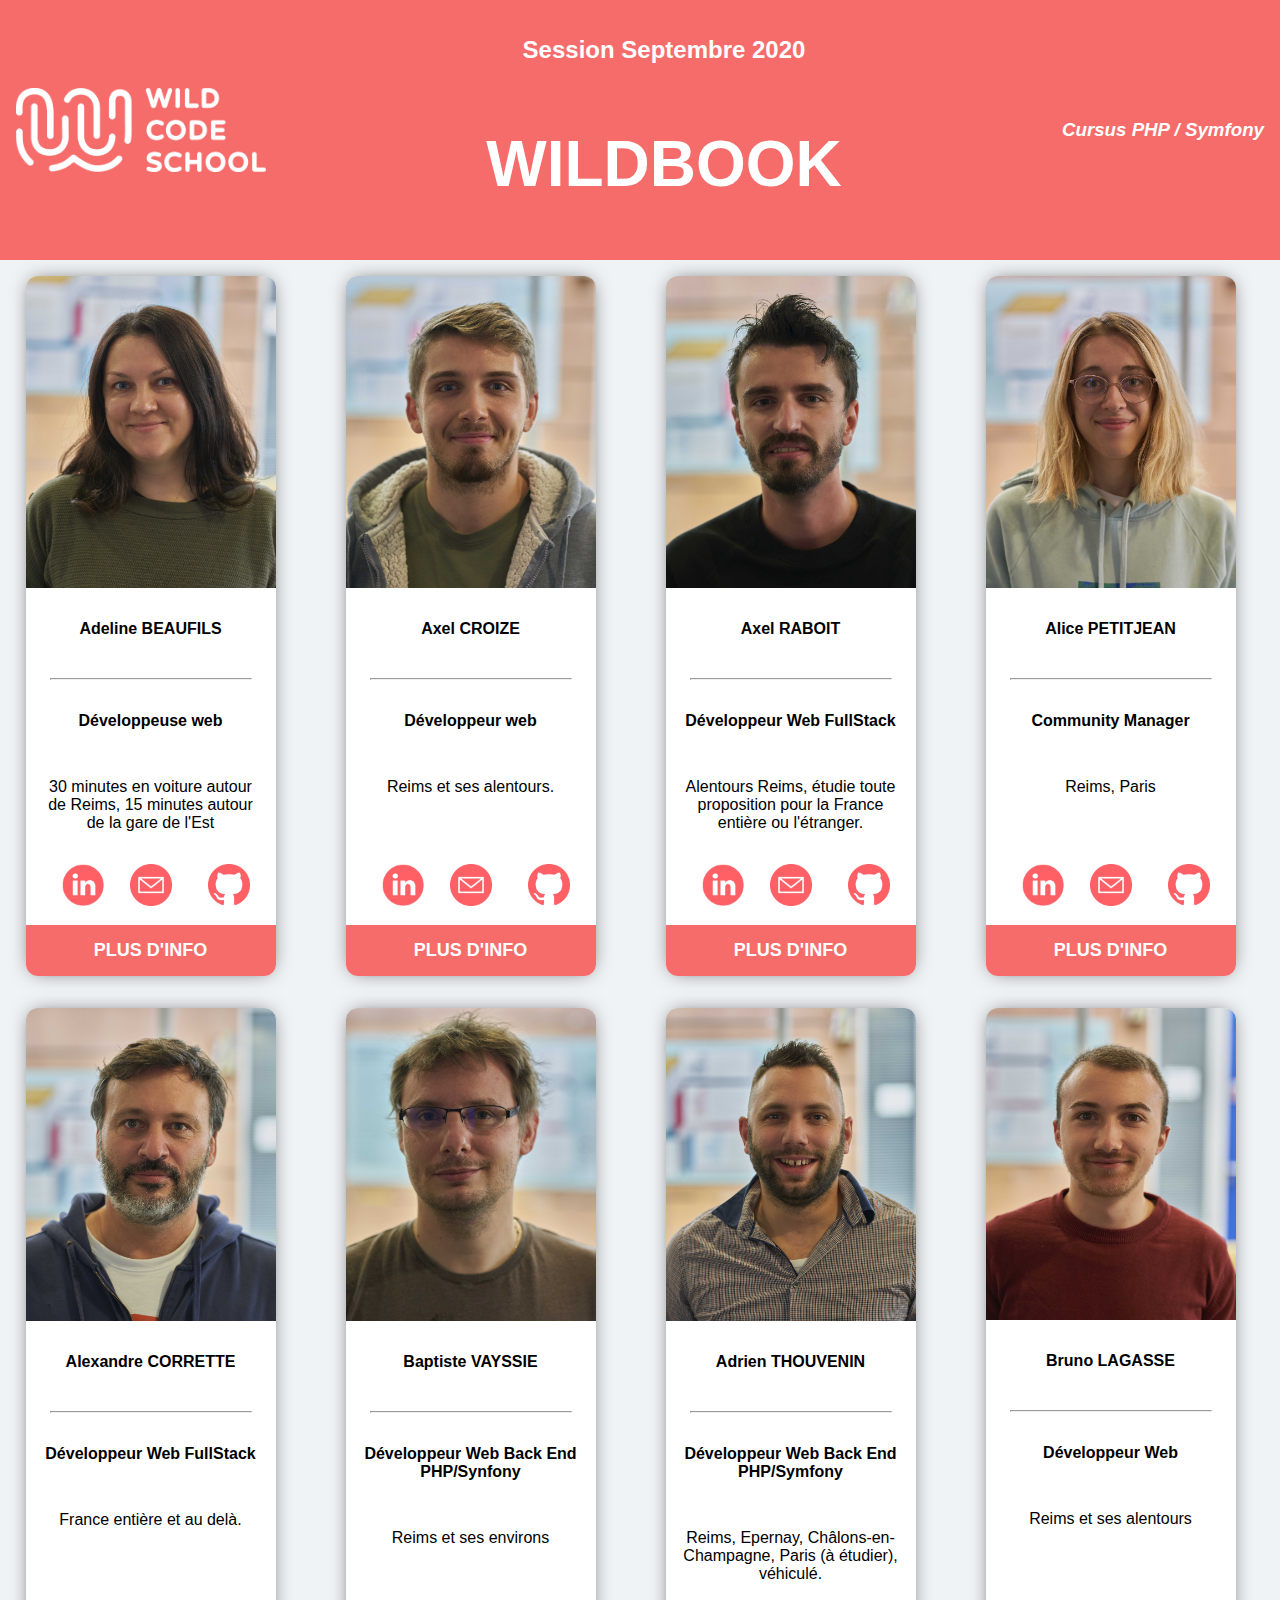
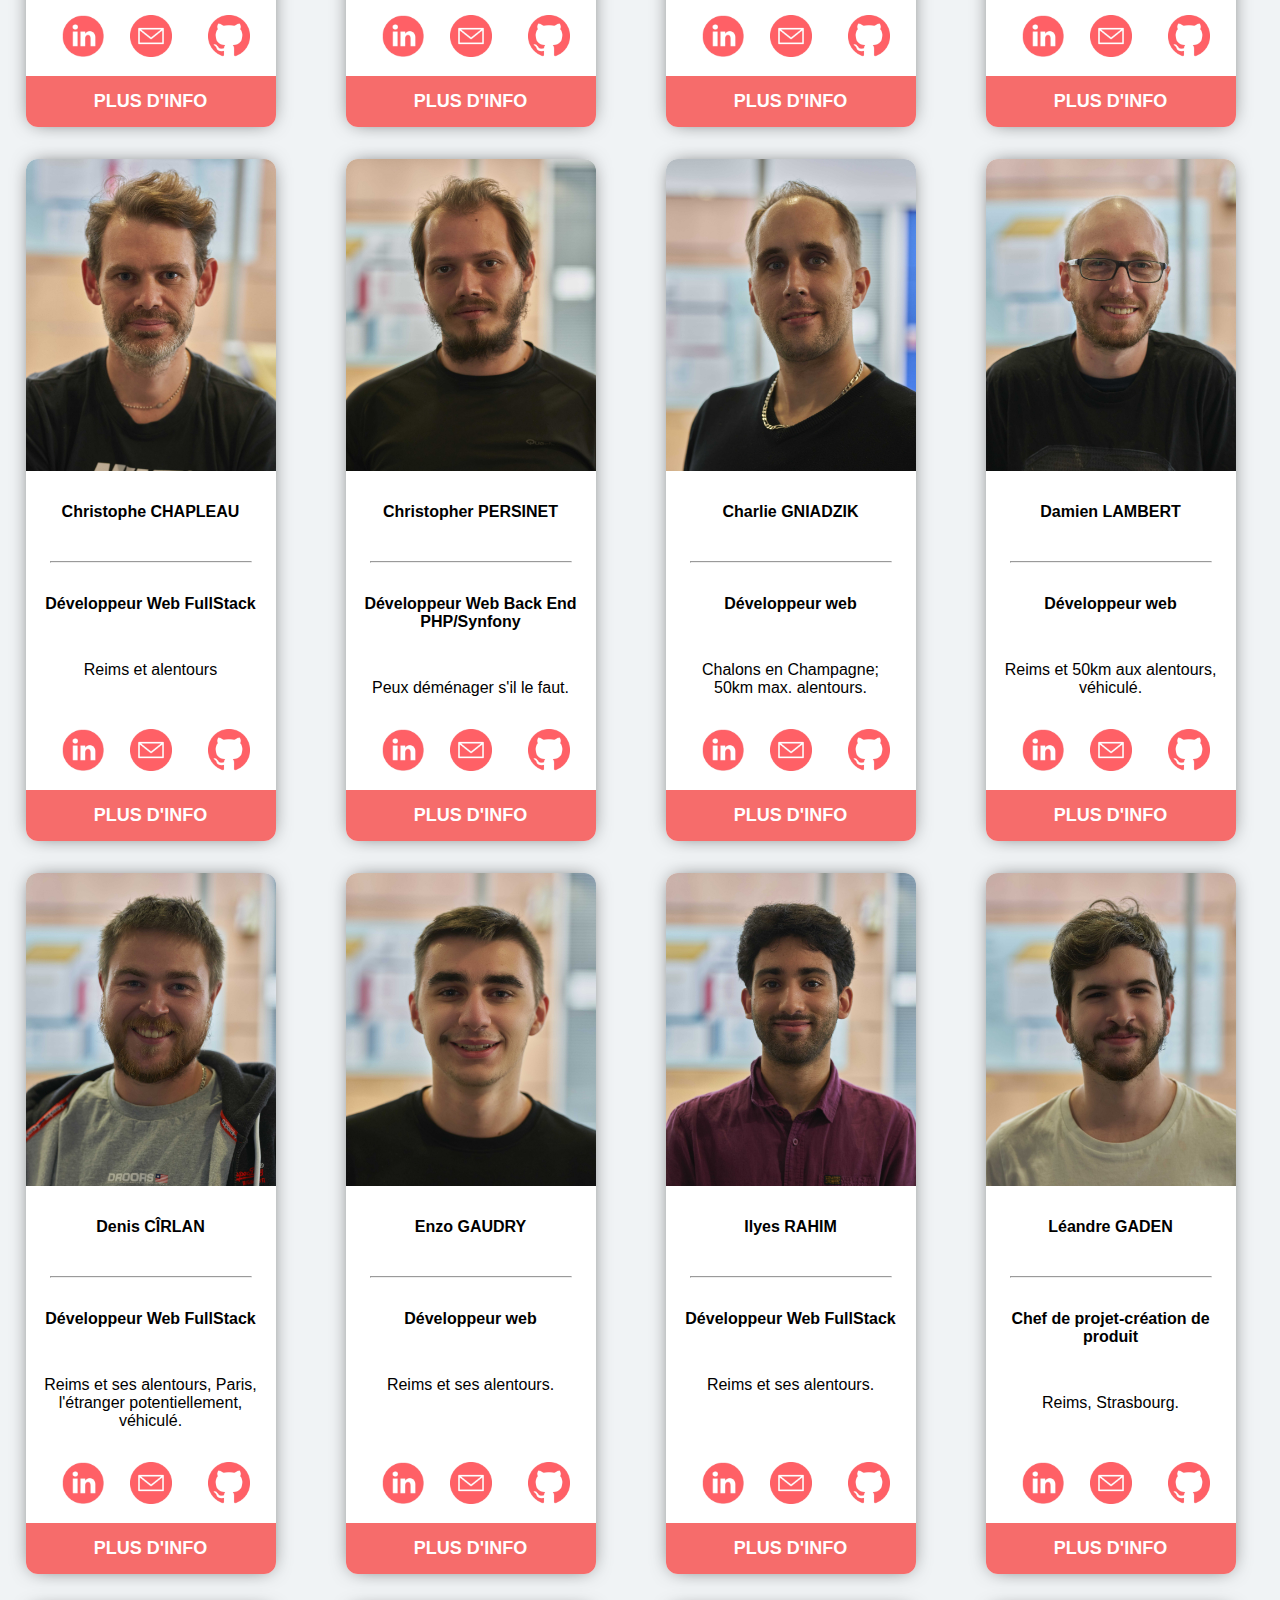
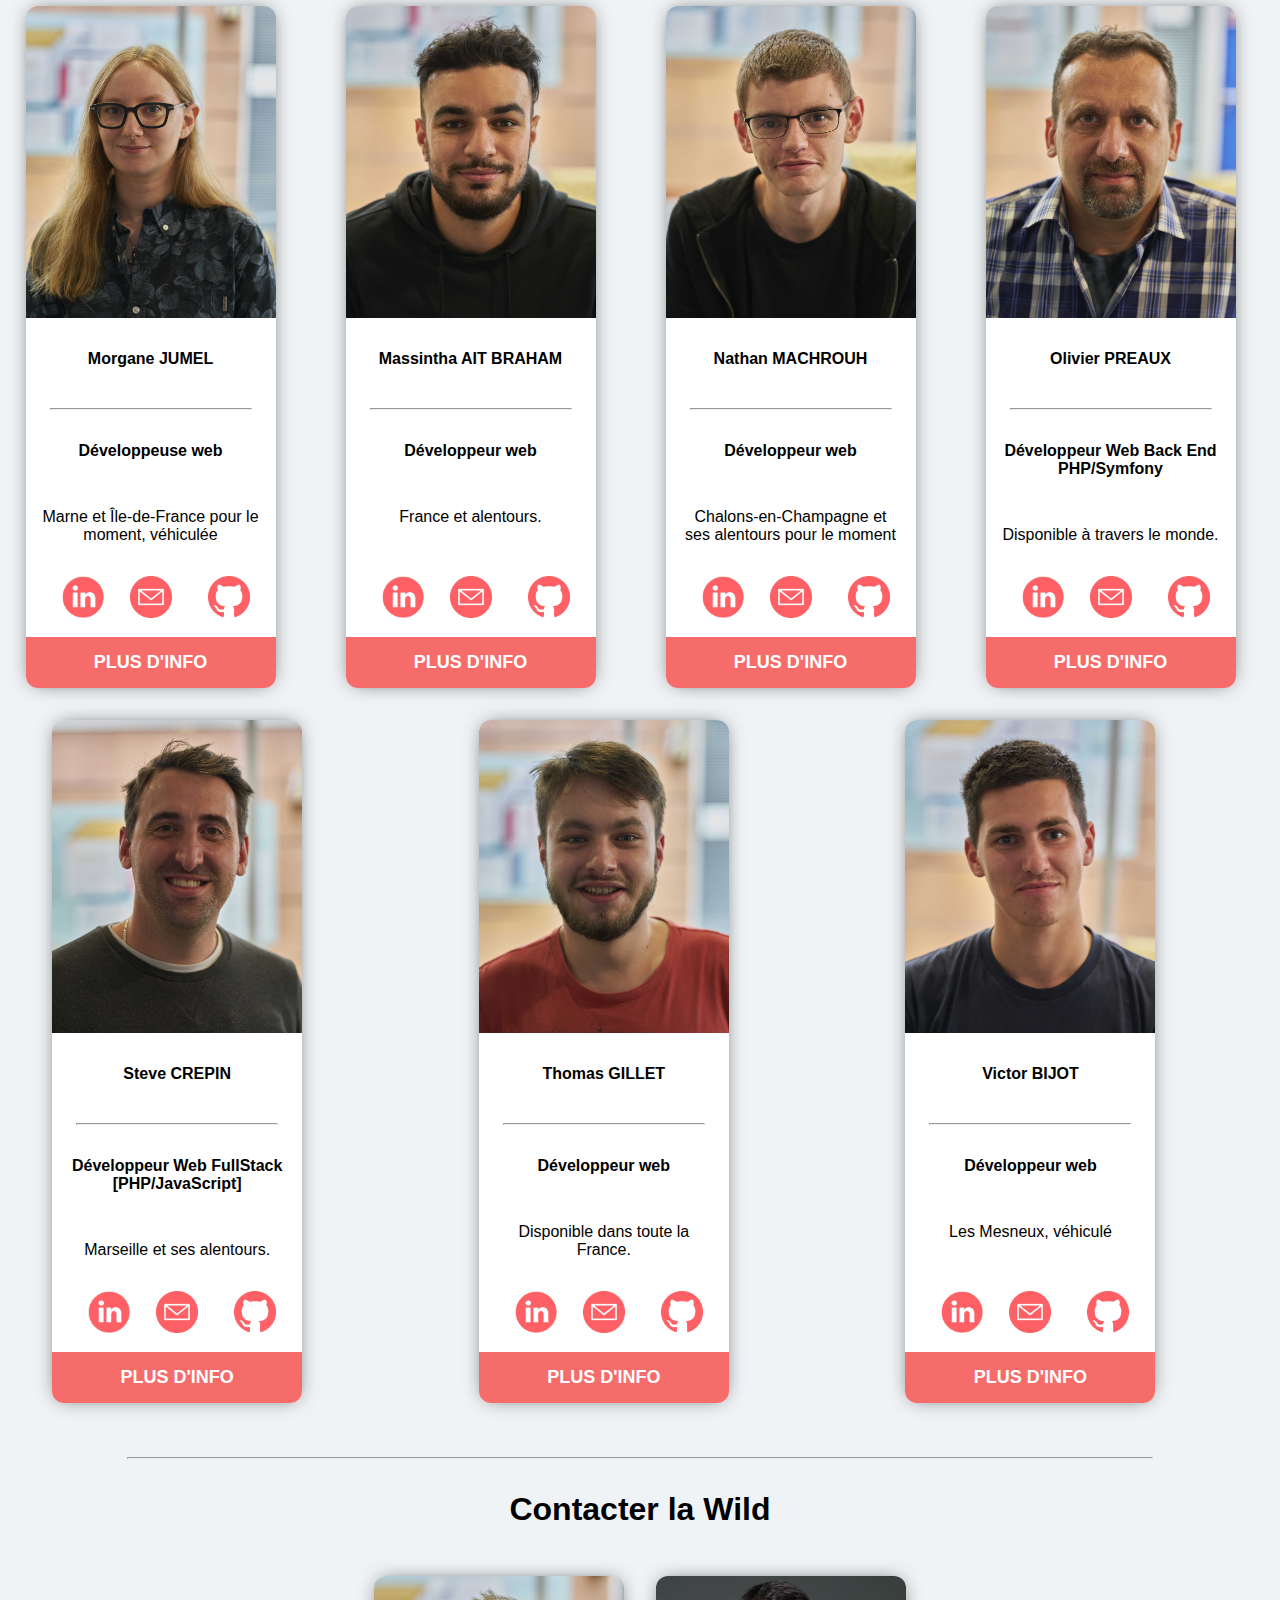
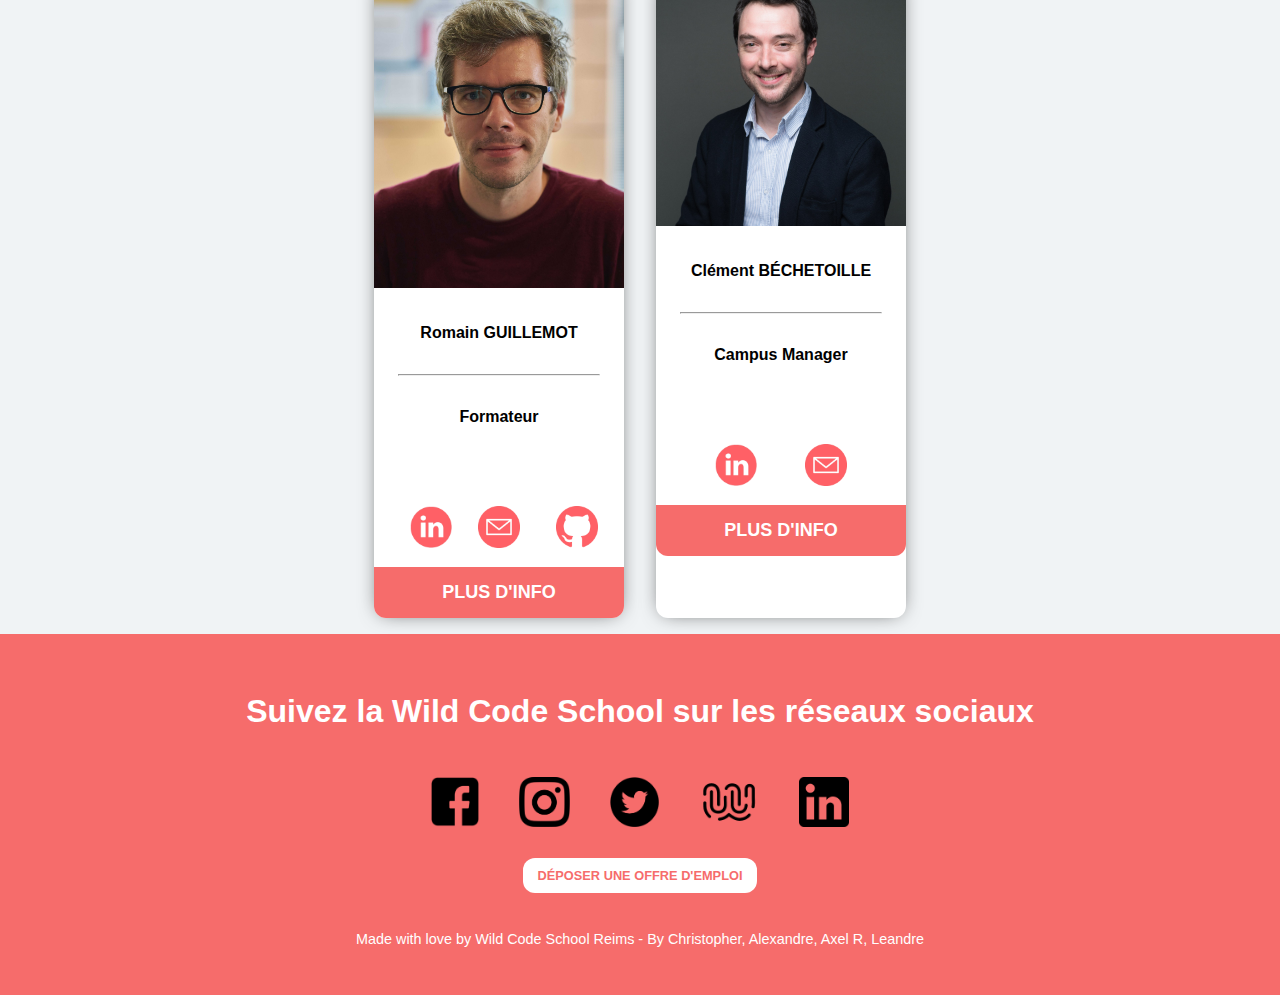
<file: index.html>
<!DOCTYPE html>
<html lang="fr">

<head>
    <meta charset="UTF-8">
    <meta name="viewport" content="width=device-width, initial-scale=1.0">
    <link rel="stylesheet" href="style.css">
    <link rel="stylesheet" href="assets/librairies/notyf/notyf.min.css">
    <title>WCS - WildBook Sept 2020</title>
</head>

<body onload="card()">
    <header>
        <div class="header">
            <img class="header-logo-wild" src="img/header/white-logo-wild.png" alt="wild logo">
            <div class="header-title">
                <h1>WILDBOOK</h1>
                <h2>Session Septembre 2020</h2>
            </div>
            <div class="header-title-specialite">
                <h3>Cursus PHP / Symfony</h3>
            </div>
        </div>
    </header>
    <div class="card">
        <div class="container">
            <template id="cards">
                <div class="cardTemplate">
                    <img class="portrait">
                    <p class="name"></p>
                    <hr>
                    <p class="position"></p>
                    <p class="mobility"></p>
                    <div class="network">
                        <a class="linkedin"><img class="logoLinkedin"></a>
                        <img class="logoEmail" >
                        <a class="github"><img class="logoGithub"></a>
                    </div>
                    <button class="info">Plus d'info</button>
                </div>
                <div class="popup">
                    <div class="overlay"></div>
                    <div class="content">
                        <div class="close-btn">&times;</div>
                        <p class="popupTitleWCS"></p>
                        <p class="beforeWcs"></p>
                        <p class="popupTitleFuture"></p>
                        <p class="goal"></p>
                        <p class="popupTitleCharactere"></p>
                        <p class="character"></p>
                    </div>
                </div>
            </template>
        </div>
        
        <div class="divider">
            <hr>
            
            <p class="infoWild">Contacter la Wild</p>
        </div>
        <section class="staff">
            
            <div class="staffCard">
                <img class="portrait" src="img/pictures-profile/romain.jpg" alt="portrait de Romain guillemot">
                <p class="name">Romain GUILLEMOT</p>
                <hr>
                <p class="position">Formateur</p>
                <p></p> 
                <div class="network">
                    <a href="https://www.linkedin.com/in/rguillemot/" class="linkedin"><img src="img/cards/linkedin-logo-e1407144392549.png"class="logoLinkedin"></a>
                    <img src="img/cards/At_sign.svg.png" class="logoEmail romain" onclick="notyfCopyOnClick()" data-copy="romain.guillemot@wildcodeschool.com">
                    <a href="https://github.com/rocambille" class="github"><img src="img/cards/githubicon.png"class="logoGithub"></a>
                </div>
                <button class="infoRomain" data-index="23">Plus D'info</button>  
            </div>
          
            <div class="popup" data-index="23">
                <div class="overlay"></div>
                <div class="content">
                    <div class="close-btn" data-index="23">&times;</div>
                    <p class="popupTitleInfo">Vous souhaitez recruter un Wilder <br>
                        en stage/CDD/CDI ?
                    </p>
                    <p class="popupContent">
                        Cliquez sur "Déposer une annonce" en bas de la page ou envoyez-moi un email avec le détail de votre besoin sur:</p>
                    <p><em>Clement.bechetoille@wildcodeschool.com</em></p> 
                    <p><strong>Tel : 06 58 30 24 94</strong></p>
                </div>
            </div>
            <div class="staffCard">
                <img class="portrait" src="img/pictures-profile/clement.jpg" alt="portrait de Clément Béchetoille">
                <p class="name">Clément BÉCHETOILLE</p>
                <hr>
                <p class="position">Campus Manager</p>
                <p></p> 
                <div class="network">
                    <a href="https://www.linkedin.com/in/clementbechetoille/" class="linkedin"><img src="img/cards/linkedin-logo-e1407144392549.png" class="logoLinkedin"></a>
                    <img src="img/cards/At_sign.svg.png" class="logoEmail mailClement" onclick="notyfCopyOnClick()" data-copy="Clement.bechetoille@wildcodeschool.com">
                </div> 
                <button class="infoClement" data-index="24">Plus D'info</button> 
            </div>
            
            <div class="popup" data-index="24">
                <div class="overlay"></div>
                <div class="content">
                    <div class="close-btn clement" data-index="24">&times;</div>
                    <p class="popupTitleInfo">Vous souhaitez recruter un Wilder <br>
                        en stage/CDD/CDI ?
                    </p>
                    <p class="popupContent">
                        Cliquez sur "Déposer une annonce" en bas de la page ou envoyez-moi un email avec le détail de votre besoin sur:</p>
                    <p><em>Clement.bechetoille@wildcodeschool.com</em></p> 
                    <p><strong>Tel : 06 58 30 24 94</strong></p>
                    
                </div>
            </div>
        </section>
    </div>
    <footer>
        <div class="footer">
            <h4>Suivez la Wild Code School sur les réseaux sociaux</h4>
            <div class="container-icons">
                <a href="https://www.facebook.com/WildCodeSchool/"><img class="item-facebook"
                        src="img/footer/icon-facebook.png" alt="facebook icon"></a>
                <a href="https://www.instagram.com/wildcodeschoolofficial/"><img class="item-instagram"
                        src="img/footer/icon-instagram.png" alt="instagram icon"></a>
                <a href="https://twitter.com/WildSchoolReims"><img class="item-twitter"
                        src="img/footer/icon-twitter.png" alt="twitter icon"></a>
                <a href="https://www.wildcodeschool.com/fr-FR"><img class="item-wild" src="img/footer/icon-wild.png"
                        alt="wild icon"></a>
                <a href="https://www.linkedin.com/school/wild-codes-chool/"><img class="item-linkedin"
                        src="img/footer/linkedin-footer.png" alt="linkedin icon"></a>
            </div>
            <a href="https://www.wildcodeschool.com/fr-FR/recrutez-vos-talents" target="_blank"><button class="depotStageButton">Déposer une offre d'emploi</button></a>
            <p class="footerMessage">Made with love by Wild Code School Reims - By 
                <a class="socialLinkFooterProfil" target="_blank" href="https://www.linkedin.com/in/christopher-persinet/">Christopher</a>, 
                <a class="socialLinkFooterProfil" target="_blank" href="https://www.linkedin.com/in/alexandre-corrette-818a9533/">Alexandre</a>, 
                <a class="socialLinkFooterProfil" target="_blank" href="https://www.linkedin.com/in/axel-raboit/">Axel R</a>, 
                <a class="socialLinkFooterProfil" target="_blank" href="https://www.linkedin.com/in/l%C3%A9andre-gaden-2913ba19b/">Leandre</a></p>
        </div>
    </footer>
    <script src="assets/librairies/notyf/notyf.min.js" type="text/javascript"></script>
    <script src="js/script.js"></script>
</body>

</html>
</file>
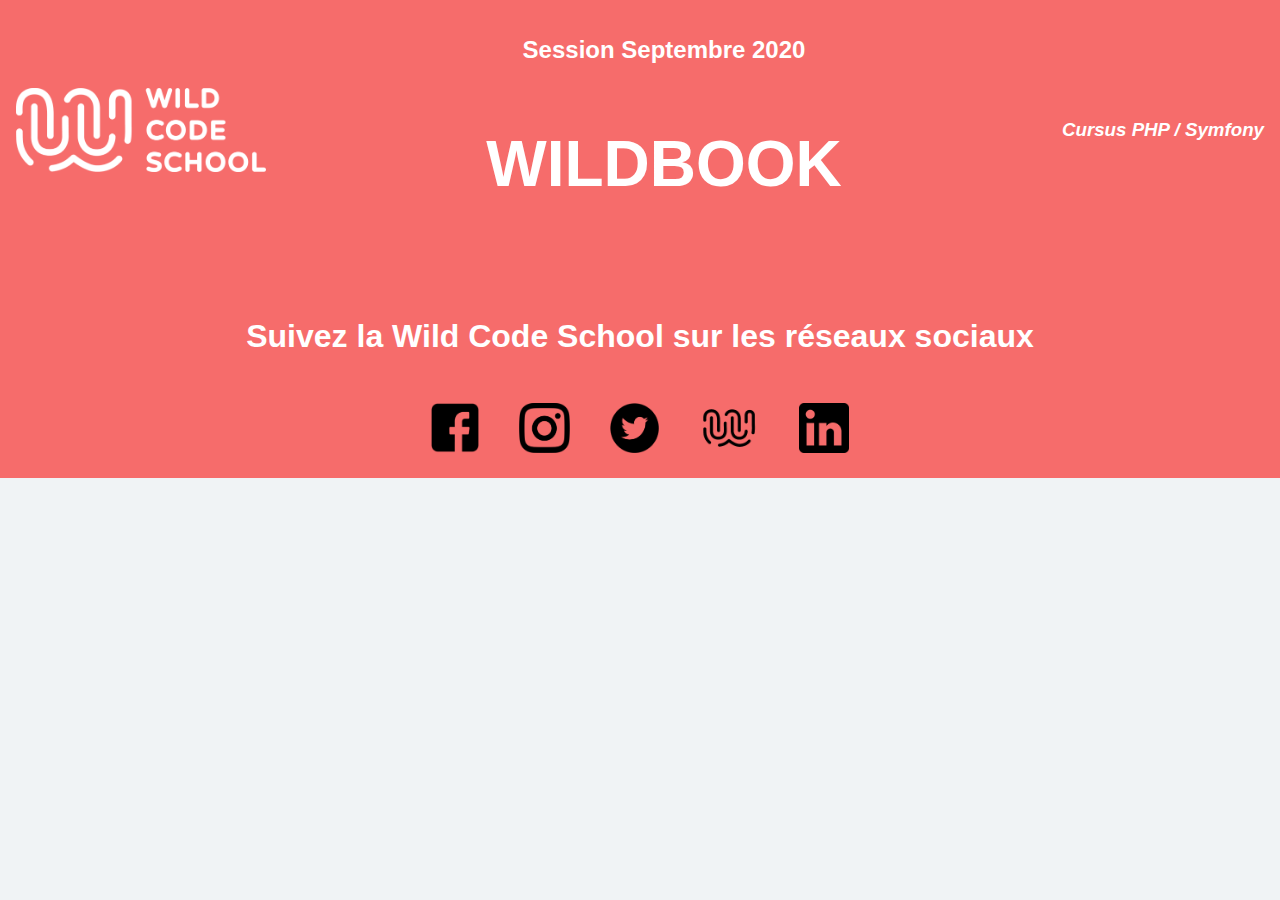
<file: index2.html>
<!DOCTYPE html>
<html lang="fr">

<head>
    <meta charset="UTF-8">
    <meta name="viewport" content="width=device-width, initial-scale=1.0">
    <link rel="stylesheet" href="style.css">
    <link rel="stylesheet" href="assets/librairies/notyf/notyf.min.css">
    <title>WCS - WildBook Sept 2020</title>
</head>

<body onload="card()">
    <header>
        <div class="header">
            <img class="header-logo-wild" src="img/header/white-logo-wild.png" alt="wild logo">
            <div class="header-title">
                <h1>WILDBOOK</h1>
                <h2>Session Septembre 2020</h2>
            </div>
            <div class="header-title-specialite">
                <h3>Cursus PHP / Symfony</h3>
            </div>
        </div>
    </header>
    <div class="card">
        <div class="container">
            <template id="cards">
                <div class="cardTemplate">
                    <img class="portrait">
                    <p class="name"></p>
                    <hr>
                    <p class="position"></p>
                    <p class="mobility"></p>
                    <div class="network">
                        <a class="linkedin"><img class="logoLinkedin"></a>
                        <img class="logoEmail" onclick="notyfCopyOnClick()">
                        <a class="github"><img class="logoGithub"></a>
                        <button onclick="togglePopup(1)">Plus d'info</button>
                    </div>
                </div>
                <div class="popup" id="popup-1">
                    <div class="overlay"></div>
                    <div class="content">
                        <div class="close-btn" onclick="togglePopup(1)">&times;</div>
                        <p class="popupTitleWCS"></p>
                        <p class="beforeWcs"></p>
                        <p class="popupTitleFuture"></p>
                        <p class="goal"></p>
                        <p class="popupTitleCharactere"></p>
                        <p class="character"></p>
                    </div>
                </div>
            </template>
        </div>
    </div>
    <footer>
        <div class="footer">
            <h4>Suivez la Wild Code School sur les réseaux sociaux</h4>
            <div class="container-icons">
                <a href="https://www.facebook.com/WildCodeSchool/"><img class="item-facebook"
                        src="img/footer/icon-facebook.png" alt="facebook icon"></a>
                <a href="https://www.instagram.com/wildcodeschoolofficial/"><img class="item-instagram"
                        src="img/footer/icon-instagram.png" alt="instagram icon"></a>
                <a href="https://twitter.com/WildSchoolReims"><img class="item-twitter"
                        src="img/footer/icon-twitter.png" alt="twitter icon"></a>
                <a href="https://www.wildcodeschool.com/fr-FR"><img class="item-wild" src="img/footer/icon-wild.png"
                        alt="wild icon"></a>
                <a href="https://www.linkedin.com/school/wild-codes-chool/"><img class="item-linkedin"
                        src="img/footer/linkedin-footer.png" alt="linkedin icon"></a>
            </div>
        </div>
    </footer>
    <script src="assets/librairies/notyf/notyf.min.js" type="text/javascript"></script>
    <script src="js/script.js"></script>
</body>

</html>
</file>
<file: style.css>
body {
    margin: 0;
    padding: 0;
    box-sizing: border-box;
    font-family: sans-serif;
    background-color: #f0f3f5;
}

/* Header Part */

    .header {
        background-color: #f66c6b;
        color: white;

        display: flex;
        flex-direction: column;
        justify-content: space-between;
        align-items: center;
        padding: 1rem;
    }
    .header-logo-wild {
        width: 250px;
        height: auto;
    }
    .header-title {
        display: flex;
        flex-direction: column-reverse;
        align-items: center;
    }
    .header-title h1 {
        font-size: 4rem;
    }
    .header-title h2 {
        font-size: 1.5rem;
    }
    .header-title-specialite {
        font-style: italic;
    }

/* End Header Part */


/* Content Part (Cards) */

.card {
    display:flex;
    flex-wrap: wrap;
    justify-content: center;
    
}
.portrait {
    width: 100%;
    border-radius: 12px;
    border-bottom-left-radius: 0%;
    border-bottom-right-radius: 0%;
    margin-bottom: 1rem;
}
.cardTemplate{
    -webkit-box-shadow: 0px 0px 20px -6px rgba(0,0,0,0.71);
    -moz-box-shadow: 0px 0px 20px -6px rgba(0,0,0,0.71);
    box-shadow: 0px 0px 20px -6px rgba(0,0,0,0.71);
    width: 250px;
    margin: 1rem;
    background-color: #ffffff;
    border-radius: 12px;
}
.name, .position {
    font-weight: bold;
}

p {
    text-align: center;
    margin: 0;
    padding: 1rem;
    margin-bottom: 1rem;
}
.content > p{
    margin-top:5px;
    padding: 0%;
    margin-bottom: 10px;
    text-align: left;
}
.content > .popup-title {
    font-weight: bold;
    text-transform: uppercase;
    margin-bottom: 5px;
}
.logoLinkedin, .logoGithub, .logoEmail {
    width: 42px;
    height: 42px;
    cursor: pointer;
}
.email, .email2, .email3, .email4, .email5, .email6, .email7, .email8, .email9, .email10, .email11, .email12, .email13
, .email14, .email15, .email16, .email17, .email18, .email19, .email20, .email21, .email22, .email23, .email24, .email25 { 
    cursor: pointer;
    
}
.network {
    flex: 1;
    display: flex;
    align-content: flex-end;
    flex-wrap: wrap;
    flex-direction: row;
    justify-content: space-evenly;
}
.network a {
    width: 2rem;
}
.network button {
    width: 100%;
}
.network img {
    transition: transform .2s;
}
.network img:hover {
    transform: scale(1.3);
}

.popup .overlay {
    position:fixed;
    top:0px;
    left:0px;
    width:100vw;
    height:100vh;
    background:rgba(0,0,0,0.7);
    z-index:1;
    display:none;
  }

  .popup .content {
    position:fixed;
    top:50%;
    left:50%;
    transform:translate(-50%,-50%) scale(0);
    background:#fff;
    border-radius: 12px;
    width: 350px;
    height:350px;
    z-index:2;
    text-align:center;
    padding:20px;
    box-sizing: border-box;
    border-bottom: #f66c6b 30px solid;
  }
  .staff {
      display: flex;
      flex-direction: column;
  }
  .staffCard {
    width: 250px;
    margin: 1rem;
    background-color: #ffffff;
    border-radius: 12px;

    -webkit-box-shadow: 0px 0px 20px -6px rgba(0,0,0,0.71);
    -moz-box-shadow: 0px 0px 20px -6px rgba(0,0,0,0.71);
    box-shadow: 0px 0px 20px -6px rgba(0,0,0,0.71);

  }
  .infoWild {
      font-size: 2em;
      font-weight: bold;
  }
  .divider {
      display: flex;
      width: 100%;
      flex-direction: column;
      margin-top: 30px;
      
  }
  .popupTitleWCS, .popupTitleFuture, .popupTitleCharactere {
      font-weight: bold;
  } 
  .popupTitleInfo {
      display: flex;
      justify-content: left;
      flex-wrap: wrap;
      font-weight: bold

  }
  .popupContent {
      display: flex;
      justify-content: space-around;
  }
  
  .popup .close-btn {
    cursor:pointer;
    position:absolute;
    right:20px;
    top:20px;
    width:30px;
    height:30px;
    background:#222;
    color:#fff;
    font-size:25px;
    font-weight:600;
    line-height:30px;
    text-align:center;
    border-radius:50%;
    transition: transform .3s;
  }
  .close-btn:hover {
    transform: scale(1.4);
  }
  
  .popup.active .overlay {
    display:block;
  }
  
  .popup.active .content {
    transition:all 300ms ease-in-out;
    transform:translate(-50%,-50%) scale(1);
  }
  
  button {
    background-color: #f66c6b;
    margin-top: 15px;
    cursor: pointer;
    width: 100%;
    padding:15px;
    font-size:18px;
    border: none;
    color: white;
    text-transform:uppercase;
    font-weight: bold;
    transition: all ease .3s;
    border-radius: 0 0 12px 12px;
  }
  button:hover {
    background-color: #cc5656;
  }

.footer {
    background-color: #f66c6b;
    color: white;;
    bottom: 0;
    display: flex;
    flex-direction: column;
    justify-content: space-between;
    align-items: center;
    padding: 1rem;
}
hr {
    width: 80%;
    margin-bottom: 1rem;
    font-size: 1em;
}

.contact{
    font-size: 2rem;
}

a {
    display: inline;
}

/* End Content Part (Cards) */

/* Footer Part */

.footer h4 {
    font-size: 1.4rem;
    text-align: center;
}
.container-icons {
    display: flex;
    align-items: center;
}
.container-icons img {
    margin: 0 10px 0 10px;
    transition: all 0.3s ease;
}
.container-icons a :hover {
    filter: invert(100%);
}
.item-facebook, .item-instagram, .item-twitter, .item-linkedin {
    height: 50px;
}
.item-wild {
    height: 60px;
}
.depotStageButton {
    font-weight: bold;
    background-color: white;
    color:  #f66c6b;;
    cursor: pointer;
    font-size: 0.8rem;
    margin: 22px 0px;
    border: none;
    border-radius: 12px;
    padding: 10px 15px;
    transition: all 0.3s ease;
}
.depotStageButton:hover {
    color: white;
    background-color: #cc5656;
}
.footerMessage {
    font-size: 0.9rem;
}
.socialLinkFooterProfil {
    color: white;
    text-decoration: none;
}

/* End Footer Part */

@media screen and (min-width: 761px){
    .header {
        flex-direction: row;
    }
    .container-icons img {
        margin: 0 20px 0 20px;
    }
    .footer h4 {
        font-size: 2rem;
    }
    .container{
        display: flex;
        flex-direction: row;
        flex-wrap: wrap;
        justify-content: space-around;
        background-color: #f0f3f5;
    }
    .cardTemplate {
        display:flex;
        flex-direction: column;
        flex-wrap: wrap;
    }
    .popup .content{
        width: 450px;
    }
    .staff{
        flex-direction: row;
    }
}
</file>
<file: assets/librairies/notyf/notyf.min.css>
@-webkit-keyframes notyf-fadeinup{0%{opacity:0;transform:translateY(25%)}to{opacity:1;transform:translateY(0)}}@keyframes notyf-fadeinup{0%{opacity:0;transform:translateY(25%)}to{opacity:1;transform:translateY(0)}}@-webkit-keyframes notyf-fadeinleft{0%{opacity:0;transform:translateX(25%)}to{opacity:1;transform:translateX(0)}}@keyframes notyf-fadeinleft{0%{opacity:0;transform:translateX(25%)}to{opacity:1;transform:translateX(0)}}@-webkit-keyframes notyf-fadeoutright{0%{opacity:1;transform:translateX(0)}to{opacity:0;transform:translateX(25%)}}@keyframes notyf-fadeoutright{0%{opacity:1;transform:translateX(0)}to{opacity:0;transform:translateX(25%)}}@-webkit-keyframes notyf-fadeoutdown{0%{opacity:1;transform:translateY(0)}to{opacity:0;transform:translateY(25%)}}@keyframes notyf-fadeoutdown{0%{opacity:1;transform:translateY(0)}to{opacity:0;transform:translateY(25%)}}@-webkit-keyframes ripple{0%{transform:scale(0) translateY(-45%) translateX(13%)}to{transform:scale(1) translateY(-45%) translateX(13%)}}@keyframes ripple{0%{transform:scale(0) translateY(-45%) translateX(13%)}to{transform:scale(1) translateY(-45%) translateX(13%)}}.notyf{position:fixed;top:0;left:0;height:100%;width:100%;color:#fff;z-index:9999;display:flex;flex-direction:column;align-items:flex-end;justify-content:flex-end;pointer-events:none;box-sizing:border-box;padding:20px}.notyf__icon--error,.notyf__icon--success{height:21px;width:21px;background:#fff;border-radius:50%;display:block;margin:0 auto;position:relative}.notyf__icon--error:after,.notyf__icon--error:before{content:"";background:currentColor;display:block;position:absolute;width:3px;border-radius:3px;left:9px;height:12px;top:5px}.notyf__icon--error:after{transform:rotate(-45deg)}.notyf__icon--error:before{transform:rotate(45deg)}.notyf__icon--success:after,.notyf__icon--success:before{content:"";background:currentColor;display:block;position:absolute;width:3px;border-radius:3px}.notyf__icon--success:after{height:6px;transform:rotate(-45deg);top:9px;left:6px}.notyf__icon--success:before{height:11px;transform:rotate(45deg);top:5px;left:10px}.notyf__toast{display:block;overflow:hidden;pointer-events:auto;-webkit-animation:notyf-fadeinup .3s ease-in forwards;animation:notyf-fadeinup .3s ease-in forwards;box-shadow:0 3px 7px 0 rgba(0,0,0,.25);position:relative;padding:0 15px;border-radius:2px;max-width:300px;transform:translateY(25%);box-sizing:border-box;flex-shrink:0}.notyf__toast--disappear{transform:translateY(0);-webkit-animation:notyf-fadeoutdown .3s forwards;animation:notyf-fadeoutdown .3s forwards;-webkit-animation-delay:.25s;animation-delay:.25s}.notyf__toast--disappear .notyf__icon,.notyf__toast--disappear .notyf__message{-webkit-animation:notyf-fadeoutdown .3s forwards;animation:notyf-fadeoutdown .3s forwards;opacity:1;transform:translateY(0)}.notyf__toast--disappear .notyf__dismiss{-webkit-animation:notyf-fadeoutright .3s forwards;animation:notyf-fadeoutright .3s forwards;opacity:1;transform:translateX(0)}.notyf__toast--disappear .notyf__message{-webkit-animation-delay:.05s;animation-delay:.05s}.notyf__toast--upper{margin-bottom:20px}.notyf__toast--lower{margin-top:20px}.notyf__toast--dismissible .notyf__wrapper{padding-right:30px}.notyf__ripple{height:400px;width:400px;position:absolute;transform-origin:bottom right;right:0;top:0;border-radius:50%;transform:scale(0) translateY(-51%) translateX(13%);z-index:5;-webkit-animation:ripple .4s ease-out forwards;animation:ripple .4s ease-out forwards}.notyf__wrapper{display:flex;align-items:center;padding-top:17px;padding-bottom:17px;padding-right:15px;border-radius:3px;position:relative;z-index:10}.notyf__icon{width:22px;text-align:center;font-size:1.3em;opacity:0;-webkit-animation:notyf-fadeinup .3s forwards;animation:notyf-fadeinup .3s forwards;-webkit-animation-delay:.3s;animation-delay:.3s;margin-right:13px}.notyf__dismiss{position:absolute;top:0;right:0;height:100%;width:26px;margin-right:-15px;-webkit-animation:notyf-fadeinleft .3s forwards;animation:notyf-fadeinleft .3s forwards;-webkit-animation-delay:.35s;animation-delay:.35s;opacity:0}.notyf__dismiss-btn{background-color:rgba(0,0,0,.25);border:none;cursor:pointer;transition:opacity .2s ease,background-color .2s ease;outline:none;opacity:.35;height:100%;width:100%}.notyf__dismiss-btn:after,.notyf__dismiss-btn:before{content:"";background:#fff;height:12px;width:2px;border-radius:3px;position:absolute;left:calc(50% - 1px);top:calc(50% - 5px)}.notyf__dismiss-btn:after{transform:rotate(-45deg)}.notyf__dismiss-btn:before{transform:rotate(45deg)}.notyf__dismiss-btn:hover{opacity:.7;background-color:rgba(0,0,0,.15)}.notyf__dismiss-btn:active{opacity:.8}.notyf__message{vertical-align:middle;position:relative;opacity:0;-webkit-animation:notyf-fadeinup .3s forwards;animation:notyf-fadeinup .3s forwards;-webkit-animation-delay:.25s;animation-delay:.25s;line-height:1.5em}@media only screen and (max-width:480px){.notyf{padding:0}.notyf__ripple{height:600px;width:600px;-webkit-animation-duration:.5s;animation-duration:.5s}.notyf__toast{max-width:none;border-radius:0;box-shadow:0 -2px 7px 0 rgba(0,0,0,.13);width:100%}.notyf__dismiss{width:56px}}
</file>
